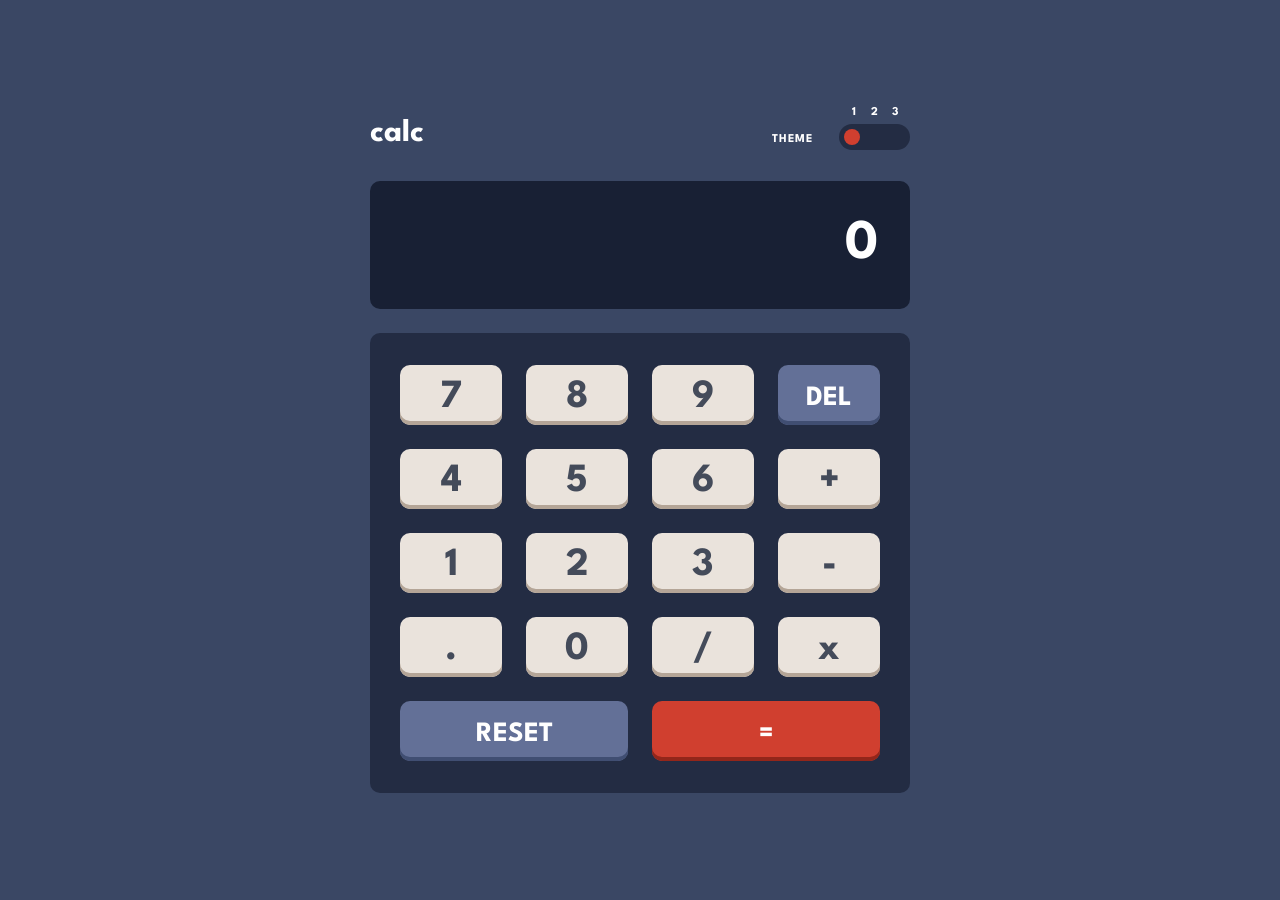
<file: index.html>
<!doctype html>
<html lang="en">
  <head>
    <meta charset="UTF-8" />
    <meta name="viewport" content="width=device-width, initial-scale=1.0" />
    <title>Frontend Mentor | Calculator App</title>
    <link rel="preconnect" href="https://fonts.googleapis.com" />
    <link rel="preconnect" href="https://fonts.gstatic.com" crossorigin />
    <link
      href="https://fonts.googleapis.com/css2?family=League+Spartan:wght@700&display=swap"
      rel="stylesheet"
    />
    <link rel="stylesheet" href="cal.css" />
  </head>
  <body>
    <main class="calculator" aria-label="Calculator">
      <header class="calculator__header">
        <h1>calc</h1>

        <div class="theme-control">
          <span class="theme-control__label">THEME</span>
          <fieldset class="theme-control__switch" aria-label="Theme selector">
            <div class="theme-control__numbers" aria-hidden="true">
              <span>1</span>
              <span>2</span>
              <span>3</span>
            </div>
            <div class="theme-control__track">
              <label>
                <input type="radio" name="theme" value="1" checked />
                <span>Theme 1</span>
              </label>
              <label>
                <input type="radio" name="theme" value="2" />
                <span>Theme 2</span>
              </label>
              <label>
                <input type="radio" name="theme" value="3" />
                <span>Theme 3</span>
              </label>
              <span class="theme-control__thumb" aria-hidden="true"></span>
            </div>
          </fieldset>
        </div>
      </header>

      <output class="calculator__screen" aria-live="polite">0</output>

      <section class="calculator__keys" aria-label="Calculator keypad">
        <button class="key" type="button" data-key="7">7</button>
        <button class="key" type="button" data-key="8">8</button>
        <button class="key" type="button" data-key="9">9</button>
        <button class="key key--control" type="button" data-action="delete">
          DEL
        </button>

        <button class="key" type="button" data-key="4">4</button>
        <button class="key" type="button" data-key="5">5</button>
        <button class="key" type="button" data-key="6">6</button>
        <button class="key" type="button" data-operator="+">+</button>

        <button class="key" type="button" data-key="1">1</button>
        <button class="key" type="button" data-key="2">2</button>
        <button class="key" type="button" data-key="3">3</button>
        <button class="key" type="button" data-operator="-">-</button>

        <button class="key" type="button" data-key=".">.</button>
        <button class="key" type="button" data-key="0">0</button>
        <button class="key" type="button" data-operator="/">/</button>
        <button class="key" type="button" data-operator="x">x</button>

        <button
          class="key key--control key--wide"
          type="button"
          data-action="reset"
        >
          RESET
        </button>
        <button
          class="key key--equals key--wide"
          type="button"
          data-action="equals"
        >
          =
        </button>
      </section>
    </main>

    <script src="cal.js"></script>
  </body>
</html>
</file>
<file: cal.css>
:root {
  --page-bg: hsl(222, 26%, 31%);
  --panel-bg: hsl(223, 31%, 20%);
  --screen-bg: hsl(224, 36%, 15%);
  --text-main: hsl(0, 0%, 100%);
  --key-bg: hsl(30, 25%, 89%);
  --key-shadow: hsl(28, 16%, 65%);
  --key-text: hsl(221, 14%, 31%);
  --control-bg: hsl(225, 21%, 49%);
  --control-shadow: hsl(224, 28%, 35%);
  --equals-bg: hsl(6, 63%, 50%);
  --equals-shadow: hsl(6, 70%, 34%);
  --equals-text: hsl(0, 0%, 100%);
  --toggle-position: 0;
}

[data-theme="2"] {
  --page-bg: hsl(0, 0%, 90%);
  --panel-bg: hsl(0, 5%, 81%);
  --screen-bg: hsl(0, 0%, 93%);
  --text-main: hsl(60, 10%, 19%);
  --key-bg: hsl(45, 7%, 89%);
  --key-shadow: hsl(35, 11%, 61%);
  --key-text: hsl(60, 11%, 19%);
  --control-bg: hsl(185, 42%, 37%);
  --control-shadow: hsl(185, 58%, 25%);
  --equals-bg: hsl(25, 98%, 40%);
  --equals-shadow: hsl(25, 99%, 27%);
  --equals-text: hsl(0, 0%, 100%);
  --toggle-position: 1;
}

[data-theme="3"] {
  --page-bg: hsl(268, 75%, 9%);
  --panel-bg: hsl(268, 71%, 12%);
  --screen-bg: hsl(268, 71%, 12%);
  --text-main: hsl(52, 100%, 62%);
  --key-bg: hsl(268, 47%, 21%);
  --key-shadow: hsl(290, 70%, 36%);
  --key-text: hsl(52, 100%, 62%);
  --control-bg: hsl(281, 89%, 26%);
  --control-shadow: hsl(285, 91%, 52%);
  --equals-bg: hsl(176, 100%, 44%);
  --equals-shadow: hsl(177, 92%, 70%);
  --equals-text: hsl(198, 20%, 13%);
  --toggle-position: 2;
}

* {
  box-sizing: border-box;
}

html {
  min-height: 100%;
  font-size: 16px;
}

body {
  min-height: 100vh;
  margin: 0;
  display: grid;
  place-items: center;
  padding: 30px 24px;
  background: var(--page-bg);
  color: var(--text-main);
  font-family: "League Spartan", Arial, sans-serif;
  font-weight: 700;
}

button,
input {
  font: inherit;
}

.calculator {
  width: min(100%, 540px);
}

.calculator__header {
  display: flex;
  align-items: flex-end;
  justify-content: space-between;
  margin-bottom: 31px;
}

.calculator__header h1 {
  margin: 0;
  font-size: 2rem;
  line-height: 1;
}

.theme-control {
  display: flex;
  align-items: flex-end;
  gap: 26px;
}

.theme-control__label {
  padding-bottom: 5px;
  font-size: 0.75rem;
  letter-spacing: 1px;
}

.theme-control__switch {
  display: grid;
  gap: 5px;
  margin: 0;
  padding: 0;
  border: 0;
}

.theme-control__numbers {
  display: grid;
  grid-template-columns: repeat(3, 1fr);
  justify-items: center;
  padding-inline: 5px;
  font-size: 0.75rem;
  line-height: 1;
}

.theme-control__track {
  position: relative;
  display: grid;
  grid-template-columns: repeat(3, 1fr);
  align-items: center;
  width: 71px;
  height: 26px;
  padding: 5px;
  border-radius: 999px;
  background: var(--panel-bg);
}
.theme-control__track label {
  position: relative;
  z-index: 2;
  height: 16px;
  cursor: pointer;
}

.theme-control__track input {
  position: absolute;
  inset: 0;
  width: 100%;
  height: 100%;
  margin: 0;
  cursor: pointer;
  opacity: 0;
}

.theme-control__track label span {
  position: absolute;
  width: 1px;
  height: 1px;
  overflow: hidden;
  clip: rect(0 0 0 0);
  white-space: nowrap;
}

.theme-control__thumb {
  position: absolute;
  top: 5px;
  left: 5px;
  width: 16px;
  height: 16px;
  border-radius: 50%;
  background: var(--equals-bg);
  transform: translateX(calc(var(--toggle-position) * 21px));
  transition: transform 180ms ease, background-color 180ms ease;
}

.calculator__screen {
  display: flex;
  align-items: center;
  justify-content: flex-end;
  width: 100%;
  min-height: 128px;
  margin-bottom: 24px;
  padding: 32px;
  overflow: hidden;
  border-radius: 10px;
  background: var(--screen-bg);
  color: var(--text-main);
  font-size: clamp(2.5rem, 10vw, 3.5rem);
  line-height: 1;
  text-align: right;
  word-break: break-all;
}

.calculator__keys {
  display: grid;
  grid-template-columns: repeat(4, 1fr);
  gap: 24px;
  padding: 32px 30px;
  border-radius: 10px;
  background: var(--panel-bg);
}

.key {
  min-width: 0;
  min-height: 60px;
  padding: 8px 8px 2px;
  border: 0;
  border-radius: 10px;
  background: var(--key-bg);
  box-shadow: inset 0 -4px 0 var(--key-shadow);
  color: var(--key-text);
  cursor: pointer;
  font-size: 2.5rem;
  line-height: 1;
  transition: filter 120ms ease, transform 120ms ease, box-shadow 120ms ease;
}

.key:hover,
.key:focus-visible {
  filter: brightness(1.18);
}

.key:focus-visible {
  outline: 3px solid var(--equals-bg);
  outline-offset: 3px;
}

.key:active {
  transform: translateY(2px);
  box-shadow: inset 0 -2px 0 var(--key-shadow);
}

.key--control,
.key--equals {
  color: hsl(0, 0%, 100%);
  font-size: 1.75rem;
}

.key--control {
  background: var(--control-bg);
  box-shadow: inset 0 -4px 0 var(--control-shadow);
}

.key--control:active {
  box-shadow: inset 0 -2px 0 var(--control-shadow);
}

.key--equals {
  background: var(--equals-bg);
  box-shadow: inset 0 -4px 0 var(--equals-shadow);
  color: var(--equals-text);
}

.key--equals:active {
  box-shadow: inset 0 -2px 0 var(--equals-shadow);
}

.key--wide {
  grid-column: span 2;
}

@media (max-width: 520px) {
  body {
    align-items: start;
    padding: 30px 24px;
  }

  .calculator__header {
    margin-bottom: 32px;
  }

  .calculator__screen {
    min-height: 88px;
    margin-bottom: 24px;
    padding: 26px 24px 20px;
    border-radius: 10px;
    font-size: clamp(2.25rem, 12vw, 2.75rem);
  }

  .calculator__keys {
    gap: 13px;
    padding: 24px;
  }

  .key {
    min-height: 64px;
    border-radius: 5px;
    font-size: 2rem;
  }

  .key--control,
  .key--equals {
    font-size: 1.25rem;
  }
}
</file>
